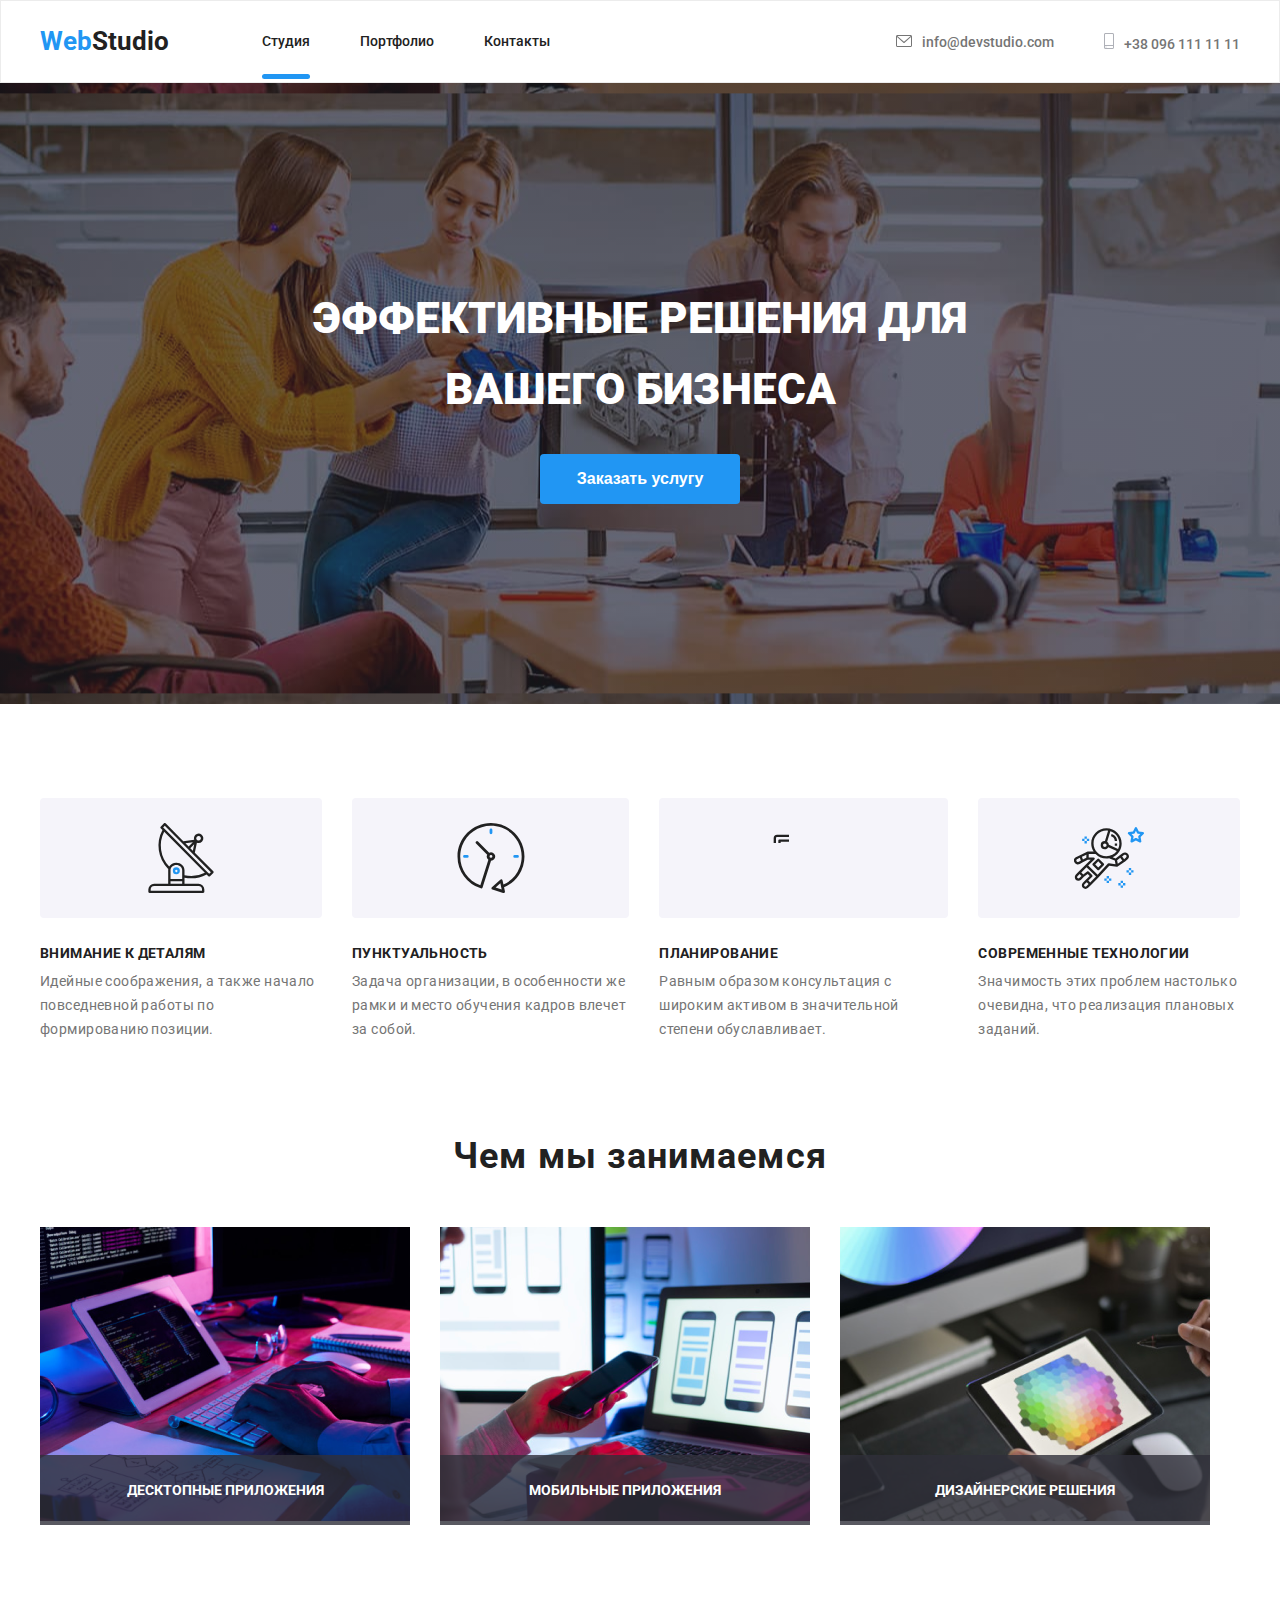
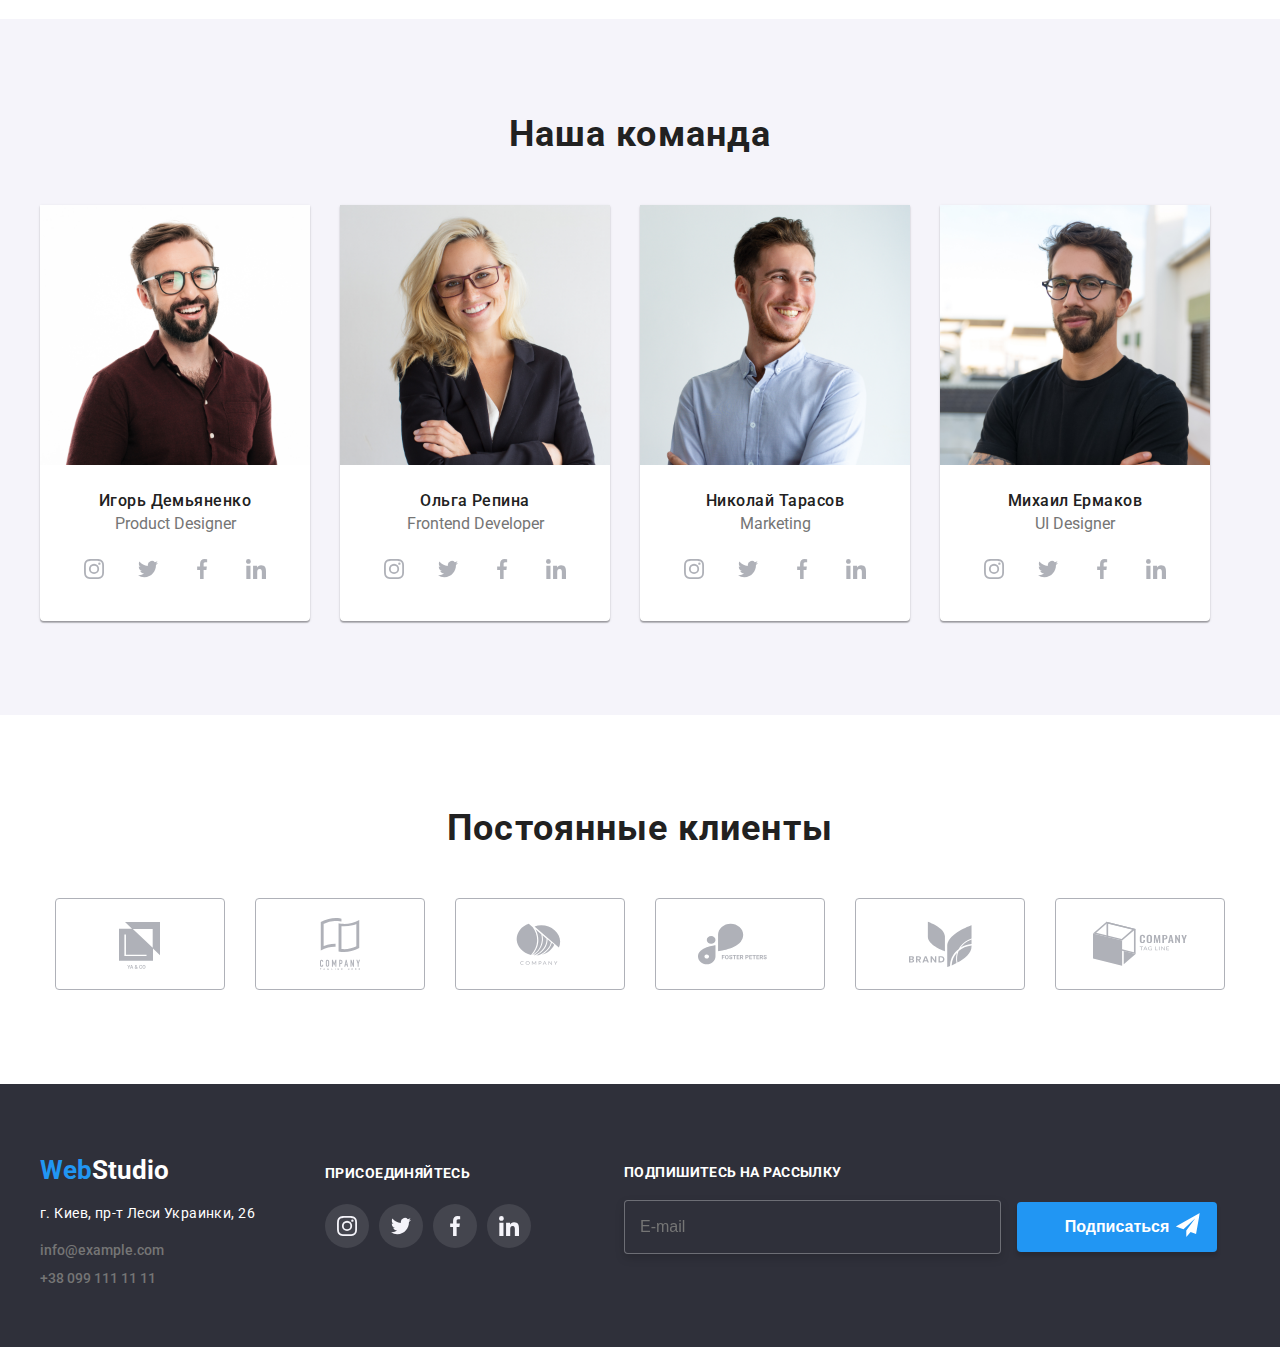
<file: index.html>
<!DOCTYPE html>
<html lang="en">

<head>
   <meta charset="UTF-8">
   <meta http-equiv="X-UA-Compatible" content="IE=edge">
   <meta name="viewport" content="width=device-width, initial-scale=1.0">
   <title>Document</title>
   <link rel="preconnect" href="https://fonts.googleapis.com">
   <link rel="preconnect" href="https://fonts.gstatic.com" crossorigin>
   <link href="https://fonts.googleapis.com/css2?family=Raleway:wght@700&family=Roboto:wght@400;500;700;900&display=swap"
      rel="stylesheet">
   <link rel="stylesheet" href="./css/styles.css">
</head>

<body>
   <header class="hdr">
   <div class="container auth-nav">
      <nav class="menu-nav ">
         <a class="logo" href="./index.html"><span class="logo-decoration">Web</span>Studio</a>
         <ul class="side-nav">
            <li class="item">
               <a class="link current" href="./index.html">Студия</a>
            </li>
            <li class="item">
               <a class="link" href="./portfolio.html">Портфолио</a>
            </li>
            <li class="item">
               <a class="link" href="">Контакты</a>
            </li>
         </ul>
      </nav>
      <ul class="contact-hat">
            <li class="item">
               <a class="link link-envelope" href="mailto:info@devstudio.com">
                  <svg class="icon-envelope">
                     <use href="./images/icons.svg#envelope"></use>
                  </svg>info@devstudio.com
               </a>
            </li>
            <li class="item">
               <a class="link link-smartphone" href="tel:+380961111111">
                  <svg class="icon-smartphone">
                     <use href="./images/icons.svg#smartphone"></use>
                  </svg>+38 096 111 11 11
               </a>
            </li>
      </ul>
   </div>
   </header>
   <main>
   <section class="hero">  
      <div class="container">
         <h1 class="hero-title">Эффективные решения для вашего бизнеса</h1>
         <ul class="hero-button">
            <li>
               <button class="order-button" type="button" data-modal-open>Заказать услугу</button>
            </li>
         </ul>
      </div>
   </section>
   <section class="section">
      <div class="container">
         <h2 hidden>Особенности</h2>
         <ul class="list">
            <li class="list-item">
               <div class="icon-vis">
                  <svg class="icons-form">
                     <use href="./images/icons.svg#antenna"></use>
                  </svg>
               </div>
               <h3 class="list-title">Внимание к деталям</h3>
               <p class="removal-title">Идейные соображения, а также начало повседневной работы по формированию позиции.</p>
            </li>
            <li class="list-item">
               <div class="icon-vis">
                  <svg class="icons-form">
                     <use href="./images/icons.svg#clock"></use>
                  </svg>
               </div>
               <h3 class="list-title">Пунктуальность</h3>
               <p class="removal-title">Задача организации, в особенности же рамки и место обучения кадров влечет за собой.</p>
            </li>
            <li class="list-item">
               <div class="icon-vis">
                  <svg class="icons-form">
                     <use href="./images/icons.svg#diagram"></use>
                  </svg>
               </div>
               <h3 class="list-title">Планирование</h3>
               <p class="removal-title">Равным образом консультация с широким активом в значительной степени обуславливает.</p>
            </li>
            <li class="list-item">
               <div class="icon-vis">
                  <svg class="icons-form">
                     <use href="./images/icons.svg#astronaut"></use>
                  </svg>
               </div>
               <h3 class="list-title">Современные технологии</h3>
               <p class="removal-title">Значимость этих проблем настолько очевидна, что реализация плановых заданий.</p>
            </li>
         </ul>
      </div>
   </section>
   <section class="img-section">
      <div class="container">
         <h2 class="acquaintance-title">Чем мы занимаемся</h2>
         <ul class="list-acquaintance">
            <li class="acquaintance-item">
               <div class="job-overline">
                     <img src=" ./images/icon.png" alt="Рабочий процесс">
                     <div class="job-text">
                        <p>Десктопные приложения</p>
                     </div>
               </div>
            </li>
            <li class="acquaintance-item">
               <div class="job-overline">
                  <img src=" ./images/icon2.png" alt="Рабочий процесс">
                  <div class="job-text">
                     <p>Мобильные приложения</p>
                  </div>
               </div>
            </li>
            <li class="acquaintance-item">
               <div class="job-overline">
                  <img src=" ./images/icon3.png" alt="Рабочий процесс">
                  <div class="job-text">
                     <p>Дизайнерские решения</p>
                  </div>
               </div>
            </li>
         </ul>
      </div>
   </section>
   <section class="comand">
      <div class="container">
         <h2 class="comand-title">Наша команда</h2>
         <ul class="list-comand">
            <li class="comand-item">
                  <a class="link-comand" href="">
                     <img src="./images/card1.png" alt="Фото" width="270">
                  </a>
                  <div class="name-speciality">
                     <h3 class="name">Игорь Демьяненко</h3>
                     <p class="speciality" lang="en">Product Designer</p>
                     <div class="social">
                        <ul class="social-list">
                           <li class="social-item">
                              <a class="speciality-link" href="">
                                 <svg width="20px" height="20px" class="icon-social comand-social">
                                    <use href="./images/icons.svg#instagram"></use>
                                 </svg>
                              </a>
                           </li>
                           <li class="social-item">
                              <a class="speciality-link" href="">
                                 <svg width="20px" height="20px" class="icon-social comand-social">
                                    <use href="./images/icons.svg#twitter"></use>
                                 </svg>
                              </a>
                           </li>
                           <li class="social-item">
                              <a class="speciality-link" href="">
                                 <svg width="20px" height="20px" class="icon-social comand-social">
                                    <use href="./images/icons.svg#facebook"></use>
                                 </svg>
                              </a>
                           </li>
                           <li class="social-item">
                              <a class="speciality-link" href="">
                                 <svg width="20px" height="20px" class="icon-social comand-social">
                                    <use href="./images/icons.svg#linkedin"></use>
                                 </svg>
                              </a>
                           </li>
                        </ul>
                     </div>
                  </div>
            </li>
            <li class="comand-item">
               <a class="link-comand" href="">
                  <img src="./images/card2.png" alt="Фото" width="270">
               </a>
                  <div class="name-speciality">
                     <h3 class="name">Ольга Репина</h3>
                     <p class="speciality" lang="en">Frontend Developer</p>
                     <div class="social">
                     <ul class="social-list">
                        <li class="social-item">
                           <a class="speciality-link" href="">
                              <svg width="20px" height="20px" class="icon-social comand-social">
                                 <use href="./images/icons.svg#instagram"></use>
                              </svg>
                           </a>
                        </li>
                        <li class="social-item">
                           <a class="speciality-link" href="">
                              <svg width="20px" height="20px" class="icon-social comand-social">
                                 <use href="./images/icons.svg#twitter"></use>
                              </svg>
                           </a>
                        </li>
                        <li class="social-item">
                           <a class="speciality-link" href="">
                              <svg width="20px" height="20px" class="icon-social comand-social">
                                 <use href="./images/icons.svg#facebook"></use>
                              </svg>
                           </a>
                        </li>
                        <li class="social-item">
                           <a class="speciality-link" href="">
                              <svg width="20px" height="20px" class="icon-social comand-social">
                                 <use href="./images/icons.svg#linkedin"></use>
                              </svg>
                           </a>
                        </li>
                     </ul>
                  </div>
               </div>
            </li>
            <li class="comand-item">
                  <a class="link-comand" href="">
                     <img src="./images/card3.png" alt="Фото" width="270">
                  </a>
                  <div class="name-speciality">
                  <h3 class="name">Николай Тарасов</h3>
                  <p class="speciality" lang="en">Marketing</p>
                  <div class="social">
                     <ul class="social-list">
                        <li class="social-item">
                           <a class="speciality-link" href="">
                              <svg width="20px" height="20px" class="icon-social comand-social">
                                 <use href="./images/icons.svg#instagram"></use>
                              </svg>
                           </a>
                        </li>
                        <li class="social-item">
                           <a class="speciality-link" href="">
                              <svg width="20px" height="20px" class="icon-social comand-social">
                                 <use href="./images/icons.svg#twitter"></use>
                              </svg>
                           </a>
                        </li>
                        <li class="social-item">
                           <a class="speciality-link" href="">
                              <svg width="20px" height="20px" class="icon-social comand-social">
                                 <use href="./images/icons.svg#facebook"></use>
                              </svg>
                           </a>
                        </li>
                        <li class="social-item">
                           <a class="speciality-link" href="">
                              <svg width="20px" height="20px" class="icon-social comand-social">
                                 <use href="./images/icons.svg#linkedin"></use>
                              </svg>
                           </a>
                        </li>
                     </ul>
                  </div>
               </div>
            </li>
            <li class="comand-item">
               <a class="link-comand" href="">
                  <img src="./images/card4.png" alt="Фото" width="270">
               </a>
               <div class="name-speciality">
                  <h3 class="name">Михаил Ермаков</h3>
                  <p class="speciality" lang="en">UI Designer</p>
                  <div class="social">
                     <ul class="social-list">
                        <li class="social-item">
                           <a class="speciality-link" href="">
                              <svg width="20px" height="20px" class="icon-social comand-social">
                                 <use href="./images/icons.svg#instagram"></use>
                              </svg>
                           </a>
                        </li>
                        <li class="social-item">
                           <a class="speciality-link" href="">
                              <svg width="20px" height="20px" class="icon-social comand-social">
                                 <use href="./images/icons.svg#twitter"></use>
                              </svg>
                           </a>
                        </li>
                        <li class="social-item">
                           <a class="speciality-link" href="">
                              <svg width="20px" height="20px" class="icon-social comand-social">
                                 <use href="./images/icons.svg#facebook"></use>
                              </svg>
                           </a>
                        </li>
                        <li class="social-item">
                           <a class="speciality-link" href="">
                              <svg width="20px" height="20px" class="icon-social comand-social">
                                 <use href="./images/icons.svg#linkedin"></use>
                              </svg>
                           </a>
                        </li>
                     </ul>
                  </div>
               </div>
            </li>
         </ul>
      </div>
   </section>
   <section class="clients-section">
      <div class="container">
         <h1 class="clients-title">Постоянные клиенты</h1>
         <ul class="clients-list">
            <li class="clients-item">
               <a class="clients-icon" href="" >
                  <svg class="icon-svg">
                     <use href="./images/icons.svg#yaco"></use>
                  </svg>
               </a>
            </li>
            <li class="clients-item">
               <a class="clients-icon" href="">
                  <svg class="icon-svg">
                     <use href="./images/icons.svg#company"></use>
                  </svg>
               </a>
            </li>
            <li class="clients-item">
               <a class="clients-icon" href="">
                  <svg class="icon-svg">
                     <use href="./images/icons.svg#comp"></use>
                  </svg>
               </a>
            </li>
            <li class="clients-item">
               <a class="clients-icon" href="">
                  <svg class="icon-svg">
                     <use href="./images/icons.svg#foster-peters"></use>
                  </svg>
               </a>
            </li>
            <li class="clients-item">
               <a class="clients-icon" href="">
                  <svg class="icon-svg">
                     <use href="./images/icons.svg#brand"></use>
                  </svg>
               </a>
            </li>
            <li class="clients-item">
               <a class="clients-icon" href="">
                  <svg class="icon-svg">
                     <use href="./images/icons.svg#tag-line"></use>
                  </svg>
               </a>
            </li>
         </ul>
      </div>
   </section>
   </main>
   <footer class="foot">
      <div class="container cont-social">
            <div class="cont-soc">
               <a class="logo-footend" href="/index.html"><span class="logo-decoration">Web</span>Studio</a>
               <address>
                  <ul class="contact">
                     <li>
                        <p class="location">г. Киев, пр-т Леси Украинки, 26</p>
                     </li>
                     <li class="contact-item">
                        <a class="link-contact" href="mailto:info@example.com">info@example.com</a>
                     </li>
                     <li class="contact-item">
                        <a class="link-contact" href="tel:+380961111111">+38 099 111 11 11</a>
                     </li>
                  </ul>
               </address>
            </div>
            <div class="join-social">
               <h2 class="join-title">присоединяйтесь</h2>
               <ul class="join">
                  <li class="join-item">
                     <a class="join-link" href="">
                        <svg width="20px" height="20px" class="join-svg">
                           <use href="./images/icons.svg#instagram"></use>
                        </svg>
                     </a>
                  </li>
                  <li class="join-item">
                     <a class="join-link" href="">
                        <svg width="20px" height="20px" class="join-svg">
                           <use href="./images/icons.svg#twitter"></use>
                        </svg>
                     </a>
                  </li>
                  <li class="join-item">
                     <a class="join-link" href="">
                        <svg width="20px" height="20px" class="join-svg">
                           <use href="./images/icons.svg#facebook"></use>
                        </svg>
                     </a>
                  </li>
                  <li class="join-item">
                     <a class="join-link" href="">
                        <svg width="20px" height="20px" class="join-svg">
                           <use href="./images/icons.svg#linkedin"></use>
                        </svg>
                     </a>
                  </li>
               </ul>
            </div>
            <form class="input-footer">
               <p class="input-title">Подпишитесь на рассылку</p>
               <input type="email" name="mail" id="email" class="mail-input" placeholder="E-mail">
               <button class="input-btn" type="submit">Подписаться
                  <svg class="telegram" width="24px" height="24px">
                     <use href="./images/icons.svg#telegram"></use>
                  </svg>
               </button>
            </form>
      </div>
   </footer>

   <div class="backdrop is-hidden" data-modal>
      <div class="modal">
         <button class="button-modal" type="button" data-modal-close>
            <svg class="btn-x" width="18px" height="18px">
               <use href="./images/icons.svg#btn-x"></use>
            </svg>
         </button>

         <form>
            <div class="modal-input">
               <p class="modal-title">Оставьте свои данные, мы вам перезвоним</p>

               <div class="name-input">
               <label for="name">Имя</label>
               <input class="string-input" type="text" name="name" id="name">
               <span class="icon-vizual">
                  <svg width="18px" height="18px">
                     <use href="./images/icons.svg#name"></use>
                  </svg>
               </span>
               </div>

               <div class="name-input">
               <label for="tel">Телефон</label>
               <input class="string-input" type="tel" name="tel" id="tel">
               <span class="icon-vizual">
                  <svg width="18px" height="18px">
                     <use href="./images/icons.svg#tel"></use>
                  </svg>
               </span>
               </div>

               <div class="name-input">
               <label for="mail">Почта</label>
               <input class="string-input" type="email" name="mail" id="mail">
               <span class="icon-vizual">
                  <svg width="18px" height="18px">
                     <use href="./images/icons.svg#name"></use>
                  </svg>
               </span>
               </div>

               <div class="comments-text">
               <label for="comments">Коментарий</label>
               <textarea class="comments" name="comments" id="comments" placeholder="Введите текст"></textarea>
               </div>

               <div class="mark">
                  <label class="click-modal" for="click">
                     <input class="checkbox" type="checkbox" name="click" value="click" id="click">
                     <span class="checkbox-icon"></span>
                     Соглашаюсь с рассылкой и принимаю <a class="mark-link">Условия договора</a>
                  </label>
               </div>

               <div class="btn">
                  <button class="btn-modal" type="submit">Отправить</button>
               </div>
            </div>
         </form>
      </div>
   </div>

   <script src="./js/modal.js"></script>
</body>
</html>
</file>
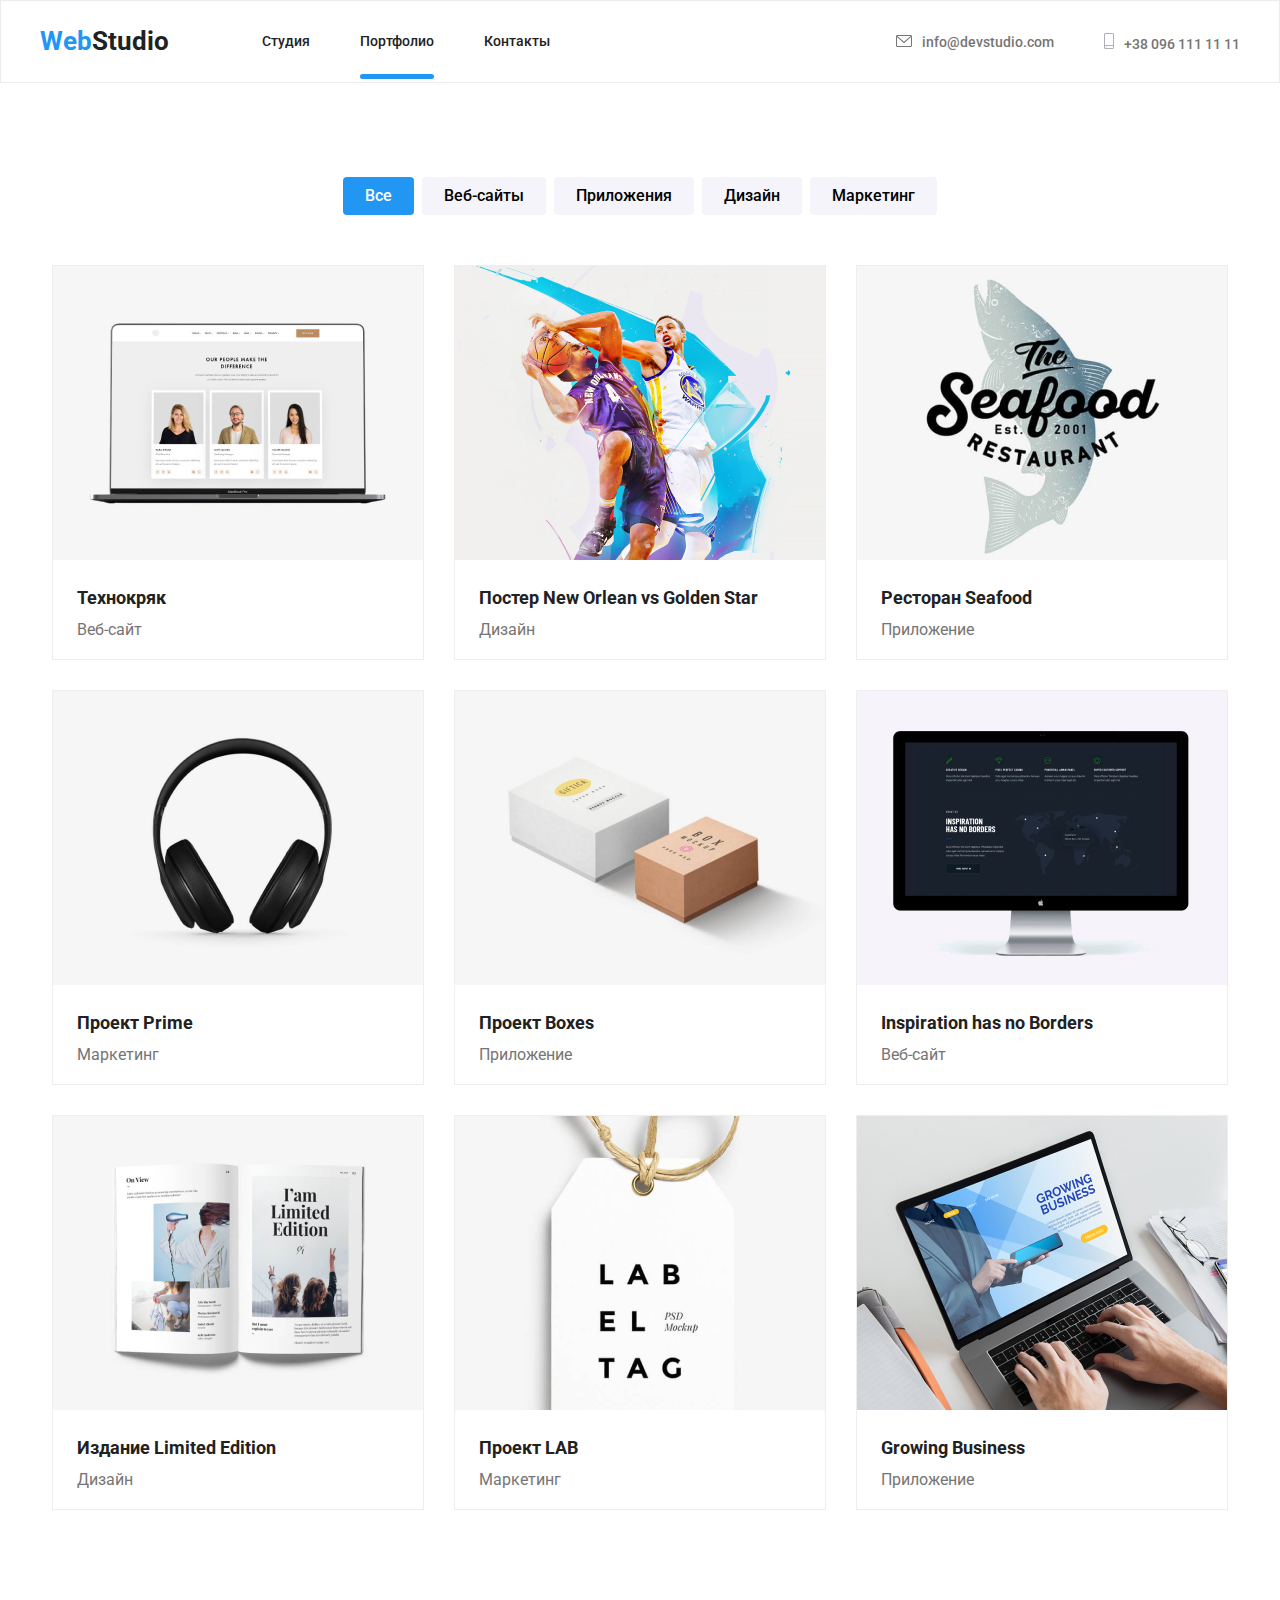
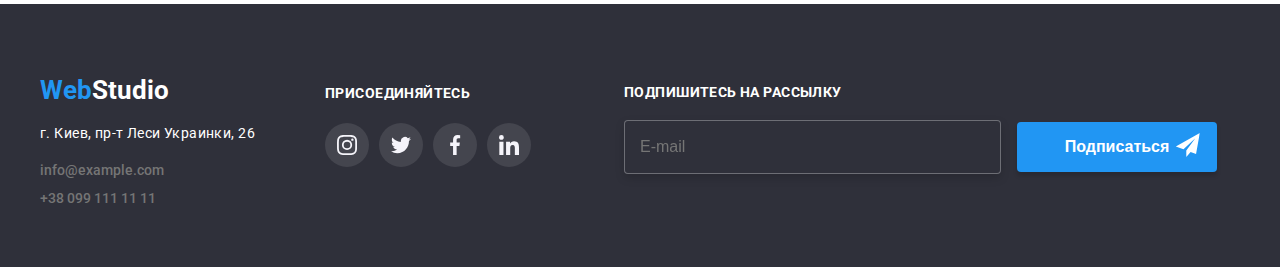
<file: portfolio.html>
<!DOCTYPE html>
<html lang="en">
<head>
   <meta charset="UTF-8">
   <meta http-equiv="X-UA-Compatible" content="IE=edge">
   <meta name="viewport" content="width=device-width, initial-scale=1.0">
   <title>Document</title>
   <link rel="preconnect" href="https://fonts.googleapis.com">
   <link rel="preconnect" href="https://fonts.gstatic.com" crossorigin>
   <link href="https://fonts.googleapis.com/css2?family=Raleway:wght@700&family=Roboto:wght@400;500;700;900&display=swap"
      rel="stylesheet">
   <link rel="stylesheet" href="./css/styles.css">
</head>

<body>
   <header class="hdr">
      <div class="container auth-nav">
         <nav class="menu-nav ">
            <a class="logo" href="./index.html"><span class="logo-decoration">Web</span>Studio</a>
            <ul class="side-nav">
               <li class="item">
                  <a class="link" href="./index.html">Студия</a>
               </li>
               <li class="item">
                  <a class="link current" href="./portfolio.html">Портфолио</a>
               </li>
               <li class="item">
                  <a class="link" href="">Контакты</a>
               </li>
            </ul>
         </nav>
         <ul class="contact-hat">
            <li class="item">
               <a class="link link-envelope" href="mailto:info@devstudio.com">
                  <svg class="icon-envelope">
                     <use href="./images/icons.svg#envelope"></use>
                  </svg>info@devstudio.com
               </a>
            </li>
            <li class="item">
               <a class="link link-smartphone" href="tel:+380961111111">
                  <svg class="icon-smartphone">
                     <use href="./images/icons.svg#smartphone"></use>
                  </svg>+38 096 111 11 11
               </a>
            </li>
         </ul>
      </div>
   </header>
   <main>
   <section class="portfolio">
      <div class="container">
         <h1 hidden>Портфолио</h1>
         <ul class="filter">
               <li class="filter-item">
                  <button class="filter-button activ" type="button">Все</button>
               </li>
               <li class="filter-item">
                  <button class="filter-button" type="button">Веб-сайты</button>
               </li>
               <li class="filter-item">
                  <button class="filter-button" type="button">Приложения</button>
               </li>
               <li class="filter-item">
                  <button class="filter-button" type="button">Дизайн</button>
               </li>
                     <li class="filter-item">
                  <button class="filter-button" type="button">Маркетинг</button>
               </li>
         </ul>
         <ul class="list-project">
            <li class="project-item">
               <div class="item-list">
                  <div class="over">
                     <p class="up-text">Ресурс предлагает комплексные предложения с разным уровнем функционала и сервисов. Все это позволит
                     посетителю получить
                     исчерпывающие сведения о компании или частном лице.</p>
                     </div>
                  <a class="link-project" href="">
                     <img src="./images/project1.jpg" alt="ноутбук" width="370">
                  </a>
                  </div>
                  <div class="title-paragraph">
                     <h2 class="title">Технокряк</h2>
                     <p class="paragraph">Веб-сайт</p>
                  </div>
            </li>
            <li class="project-item">
               <div class="item-list">
                  <div class="over">
                     <p class="up-text">Ресурс предлагает комплексные предложения с разным уровнем функционала и сервисов. Все это
                        позволит
                        посетителю получить
                        исчерпывающие сведения о компании или частном лице.</p>
                  </div>
               <a class="link-project" href="">
                  <img src="./images/project2.jpg" alt="баскетболисты" width="370">
               </a>
               </div>
               <div class="title-paragraph">
                  <h2 class="title">Постер New Orlean vs Golden Star</h2>
                  <p class="paragraph">Дизайн</p>
               </div>
            </li>
            <li class="project-item">
               <div class="item-list">
                  <div class="over">
                     <p class="up-text">Ресурс предлагает комплексные предложения с разным уровнем функционала и сервисов. Все это
                        позволит
                        посетителю получить
                        исчерпывающие сведения о компании или частном лице.</p>
                  </div>
               <a class="link-project" href="">
                  <img src="./images/project3.jpg" alt="логотип" width="370">
               </a>
               </div>
               <div class="title-paragraph">
                  <h2 class="title">Ресторан Seafood</h2>
                  <p class="paragraph">Приложение</p>
               </div>
            </li>
            <li class="project-item">
               <div class="item-list">
                  <div class="over">
                     <p class="up-text">Ресурс предлагает комплексные предложения с разным уровнем функционала и сервисов. Все это
                        позволит
                        посетителю получить
                        исчерпывающие сведения о компании или частном лице.</p>
                  </div>
               <a class="link-project" href="">
                  <img src="./images/project4.jpg" alt="наушники" width="370">
               </a>
               </div>
               <div class="title-paragraph">
                  <h2 class="title">Проект Prime</h2>
                  <p class="paragraph">Маркетинг</p>
               </div>
            </li>
            <li class="project-item">
               <div class="item-list">
                  <div class="over">
                     <p class="up-text">Ресурс предлагает комплексные предложения с разным уровнем функционала и сервисов. Все это
                        позволит
                        посетителю получить
                        исчерпывающие сведения о компании или частном лице.</p>
                  </div>
               <a class="link-project" href="">
                  <img src="./images/project5.jpg" alt="боксы" width="370">
               </a>
               </div>
               <div class="title-paragraph">
                  <h2 class="title">Проект Boxes</h2>
                  <p class="paragraph">Приложение</p>
               </div>
            </li>
            <li class="project-item">
               <div class="item-list">
                  <div class="over">
                     <p class="up-text">Ресурс предлагает комплексные предложения с разным уровнем функционала и сервисов. Все это
                        позволит
                        посетителю получить
                        исчерпывающие сведения о компании или частном лице.</p>
                  </div>
               <a class="link-project" href="">
                  <img src="./images/project6.jpg" alt="монитор" width="370">
               </a>
               </div>
               <div class="title-paragraph">
                  <h2 class="title">Inspiration has no Borders</h2>
                  <p class="paragraph">Веб-сайт</p>
               </div>
            </li>
            <li class="project-item">
               <div class="item-list">
                  <div class="over">
                     <p class="up-text">Ресурс предлагает комплексные предложения с разным уровнем функционала и сервисов. Все это
                        позволит
                        посетителю получить
                        исчерпывающие сведения о компании или частном лице.</p>
                  </div>
               <a class="link-project" href="">
                  <img src="./images/project7.jpg" alt="журнал" width="370">
               </a>
               </div>
               <div class="title-paragraph">
                  <h2 class="title">Издание Limited Edition</h2>
                  <p class="paragraph">Дизайн</p>
               </div>
            </li>
            <li class="project-item">
               <div class="item-list">
                  <div class="over">
                     <p class="up-text">Ресурс предлагает комплексные предложения с разным уровнем функционала и сервисов. Все это
                        позволит
                        посетителю получить
                        исчерпывающие сведения о компании или частном лице.</p>
                  </div>
               <a class="link-project" href="">
                  <img src="./images/project8.jpg" alt="название проэкта" width="370">
               </a>
               </div>
               <div class="title-paragraph">
                  <h2 class="title">Проект LAB</h2>
                  <p class="paragraph">Маркетинг</p>
               </div>
            </li>
            <li class="project-item">
               <div class="item-list">
                  <div class="over">
                     <p class="up-text">Ресурс предлагает комплексные предложения с разным уровнем функционала и сервисов. Все это
                        позволит
                        посетителю получить
                        исчерпывающие сведения о компании или частном лице.</p>
                  </div>
               <a class="link-project" href="">
                  <img src="./images/project9.jpg" alt="рабочий процесс" width="370">
               </a>
               </div>
               <div class="title-paragraph">
                  <h2 class="title">Growing Business</h2>
                  <p class="paragraph">Приложение</p>
               </div>
            </li>
         </ul>
      </div>
   </section>
   </main>
   <footer class="foot">
<div class="container cont-social">
   <div class="cont-soc">
      <a class="logo-footend" href="/index.html"><span class="logo-decoration">Web</span>Studio</a>
      <address>
         <ul class="contact">
            <li>
               <p class="location">г. Киев, пр-т Леси Украинки, 26</p>
            </li>
            <li class="contact-item">
               <a class="link-contact" href="mailto:info@example.com">info@example.com</a>
            </li>
            <li class="contact-item">
               <a class="link-contact" href="tel:+380961111111">+38 099 111 11 11</a>
            </li>
         </ul>
      </address>
   </div>
   <div class="join-social">
      <h2 class="join-title">присоединяйтесь</h2>
      <ul class="join">
         <li class="join-item">
            <a class="join-link" href="">
               <svg width="20px" height="20px" class="join-svg">
                  <use href="./images/icons.svg#instagram"></use>
               </svg>
            </a>
         </li>
         <li class="join-item">
            <a class="join-link" href="">
               <svg width="20px" height="20px" class="join-svg">
                  <use href="./images/icons.svg#twitter"></use>
               </svg>
            </a>
         </li>
         <li class="join-item">
            <a class="join-link" href="">
               <svg width="20px" height="20px" class="join-svg">
                  <use href="./images/icons.svg#facebook"></use>
               </svg>
            </a>
         </li>
         <li class="join-item">
            <a class="join-link" href="">
               <svg width="20px" height="20px" class="join-svg">
                  <use href="./images/icons.svg#linkedin"></use>
               </svg>
            </a>
         </li>
      </ul>
   </div>
   <div class="input-footer">
      <p class="input-title">Подпишитесь на рассылку</p>
      <input type="email" name="mail" id="mail" class="mail-input" placeholder="E-mail">
      <button class="input-btn" type="button">Подписаться
         <svg class="telegram" width="24px" height="24px">
            <use href="./images/icons.svg#telegram"></use>
         </svg>
      </button>
   </div>
</div>
   </footer>
</body>
</html>
</file>
<file: css/styles.css>
/*!Обнуление*/
* {
   margin: 0;
}

ul,li {
   padding: 0;
   margin: 0;
   list-style: none;
}

p {
   margin: 0;
   padding: 0;
}

h1,
h2,
h3,
h4,
h5,
h6 {
   font-size: inherit;
   font-weight: 400;
   list-style: none;
}

/**--------------------*/

:root {
--primary-text-color: #212121;
--paragraph-text-color: #757575;
--title-text-color:#212121;
--accent-text-color: #2196F3;
--accentbutton-text-color: #FFFFFF;
--contact-text-color: #757575;
--primary-white-color: #FFFFFF;
--button-white-color: #F5F4FA;
--bg-fon-color:#2F303A;
--comand-bg-color:#F5F4FA;
--icon-bg-color:#AFB1B8;
--icon-blue-color:#188CE8;
}

body {
   font-family: 'Roboto', sans-serif;
   color: var(--primary-text-color);
}

.container {
   width: 1200px;
   padding-left: 15px;
   padding-right: 15px;
   margin: 0 auto;
}

/*!---HEADER*/

.hdr {
   display: flex;
   align-items: center;
   border: 1px solid #ECECEC;
}

.logo-footend {
   font-family: 'Raleway' sans-serif;
   font-weight: 700;
   font-size: 26px;
   line-height: 2;

   color: var(--primary-white-color);
   align-items: center;
   text-decoration: none;
   padding-bottom: 20px;
}

.logo {
   font-family: 'Raleway' sans-serif;
   font-weight: 700;
   font-size: 26px;
   line-height: 0.8;

   color: var(--primary-text-color);
   align-items: center;
   text-decoration: none;
}

.logo-decoration {
   color: var(--accent-text-color);
}

/*!---NAV*/

.side-nav .link:hover,
.side-nav .link:focus {
   color: var(--accent-text-color);
}

.current:visited {
   color: var(--accent-text-color);
}

.current::after {
   content: "";
   position: absolute;
   left: 0;
   bottom: 0;
   display: block;
   width: 100%;
   height: 5px;
   border-radius: 4px;
   background-color: #2196F3;
}

.side-nav {
   list-style: none;
}

.link-contact:hover {
   color: var(--accent-text-color);
}

.link {
   position: relative;
   font-weight: 500;
   font-size: 14px;
   line-height: 0.8;
   padding: 32px 0;
   display: block;
   color: var(--primary-text-color);
   text-decoration: none;

   transition-property: color;
   transition-duration: 250ms;
   transition-timing-function: cubic-bezier(0.4, 0, 0.2, 1);
}

.link-contact {
   font-weight: 500;
   font-size: 14px;
   line-height: 0.8;
   
   color: var(--contact-text-color);
   text-decoration: none;

   transition-property: color;
   transition-duration: 250ms;
   transition-timing-function: cubic-bezier(0.4, 0, 0.2, 1);
}

.menu-nav {
   display: flex;
   align-items: center;
}

.side-nav {
   display: flex;
   margin-left: 93px;

}

.auth-nav {
   display: flex;
}

.side-nav .item + .item {
   margin-left: 50px;
}

/*!---Контакты*/

.contact .link:hover,
.contact .link:focus {
   color: var(--accent-text-color);
}

.contact-hat .link:hover,
.contact-hat .link:focus {
   color: var(--accent-text-color);
}

.contact-hat {
   display: flex;
   align-items: center;
   margin-left: auto;
   color: var(--contact-text-color);

   transition-property: color;
   transition-duration: 250ms;
   transition-timing-function: cubic-bezier(0.4, 0, 0.2, 1);
}

.contact-hat .item+.item {
   margin-left: 50px;
}

.contact-hat .link {  
   font-weight: 500;
   font-size: 14px;
   line-height: 0.8;
   color: var(--contact-text-color);
   list-style: none;
}

.cont-social {
   display: flex;
}

.icon-envelope {
   width: 16px;
   height: 12px;
   padding-right: 10px;
   fill: var(--contact-text-color);

   transition-property: fill;
   transition-duration: 250ms;
   transition-timing-function: cubic-bezier(0.4, 0, 0.2, 1);
}

.link:hover .icon-envelope {
   fill: #2196F3;
}

.icon-smartphone {
   width: 10px;
   height: 16px;
   padding-right: 10px;
   fill: var(--icon-bg-color);

   transition-property: fill;
   transition-duration: 250ms;
   transition-timing-function: cubic-bezier(0.4, 0, 0.2, 1);
}

.link:hover .icon-smartphone {
   fill: #2196F3;
}

/*!---FOOT*/

.foot {
   background: #2F303A;
   padding: 60px 0;
}

.join-social {
   width: 206px;
   padding-left: 70px;
}

.join-title {
   font-weight: 700;
   font-size: 14px;
   padding-top: 20px;
   padding-bottom: 20px;
   line-height: 1.4;
   letter-spacing: 0.03em;
   text-transform: uppercase;
   color: var(--primary-white-color);
}

.join {
   display: flex;
   width: 44px;
   height: 44px;
}

.join-item {
   display: flex;
   justify-content: center;
   width: 44px;
   height: 44px;
   border-radius: 50%;
   background: rgba(255, 255, 255, 0.1);

   transition-property: background-color;
   transition-duration: 250ms;
   transition-timing-function: cubic-bezier(0.4, 0, 0.2, 1);
}

.join-link {
   display: flex;
   justify-content: center;
   align-items: center;
   width: 44px;
   height: 44px;
   fill: var(--comand-bg-color);
}

.join-item:hover {
   border-radius: 50%;
   background-color: var(--accent-text-color);
}

.join .join-item + .join-item {
   margin-left: 10px;
}

.contact {
   font-style: normal;
}

.contact-item {
   align-items: center;
   padding-top: 9px;
}

.contact .link {
   font-weight: 500;
   font-size: 14px;
   line-height: 0.8;
   color: var(--contact-text-color);
}

.location {
   font-weight: 400;
   font-size: 14px;
   line-height: 2.5;
   letter-spacing: 0.03em;
   color: var(--primary-white-color);
}

/*!---INPUT-FOOTER*/

.input-footer {
   margin-left: 93px;
}

.input-title {
   color: #FFFFFF;
   text-transform: uppercase;
   padding-top: 20px ;
   padding-bottom: 20px;

   font-weight: 700;
   font-size: 14px;
   line-height: 16px;
   letter-spacing: 0.03em;
}

.mail-input {
   width: 358px;
   height: 50px;
   padding-left: 15px;

   font-weight: 400;
   font-size: 16px;
   line-height: 20px;
   color: rgba(255, 255, 255, 0.6);;

   background-color: #2F303A;

   border: 1px solid rgba(255, 255, 255, 0.3);
   filter: drop-shadow(0px 4px 4px rgba(0, 0, 0, 0.15));
   border-radius: 4px;
   outline: none;

   transition-property: border;
   transition-duration: 250ms;
   transition-timing-function: cubic-bezier(0.4, 0, 0.2, 1);
}

.mail-input:hover,
.mail-input:focus {
   border-color: #2196F3;
}

.input-btn {
   margin: 0;
   padding: 0;
   position: relative;
   width: 200px;
   height: 50px;
   
   font-weight: 700;
   font-size: 16px;
   line-height: 30px;
   color: #FFFFFF;

   margin-left: 12px;
   cursor: pointer;
   background-color: #2196F3;
   
   box-shadow: 0px 4px 4px rgba(0, 0, 0, 0.15);
   border-radius: 4px;
   border: none;

   transition-property: background-color;
   transition-duration: 250ms;
   transition-timing-function: cubic-bezier(0.4, 0, 0.2, 1);
}

.input-btn:hover {
   background-color: #188CE8;
   transform: background-color 250ms cubic-bezier(0.4, 0, 0.2, 1);
}

.telegram {
   position: absolute;
   right: 5%;
   bottom: 30%;
   transform: translate(-30%);
}


/**Главная страница (студия)*/
/*!---1 секция*/
/*!---HERO*/

.hero {
   max-width: 1600px;
   margin: auto;
   background-position: center;
   padding: 200px 0;
   background-image: linear-gradient(
      to right,
      rgba(47, 48, 58, 0.4),
      rgba(47, 48, 58, 0.4)),
      url(../images/hero-bg.jpg);
}

.hero-title {
   max-width: 696px;
   margin: 0 auto;
   margin-bottom: 30px;

   font-weight: 900;
   font-size: 44px;
   line-height: 1.6;
   text-align: center;
   text-transform: uppercase;
   color: var(--primary-white-color);
}

/*!---МОДАЛКА*/

.backdrop {
   position: fixed;
   top: 0;
   left: 0;
   width: 100%;
   height: 100%;
   background-color:rgba(0, 0, 0, 0.2);

   opacity: 1;
   transition: opacity 250ms cubic-bezier(0.4, 0, 0.2, 1);
}

.backdrop.is-hidden {
   opacity: 0;
   pointer-events: none;
}

.backdrop.is-hidden .modal {
   transform: translate(-50%, -50%) scale(0.5);
}

.modal {
   position: absolute;
   top: 50%;
   left: 50%;
   
   width: 528px;
   height: 581px;

   border-radius: 4px;
   background-color: #FFFFFF;
   transform: translate(-50%, -50%) scale(1);
   transition: transform 250ms cubic-bezier(0.4, 0, 0.2, 1);
}

.button-modal {
   position: absolute;
   top: 0;
   right: 0;

   margin: 8px;
   width: 30px;
   height: 30px;
   
   background-color: #FFFFFF;
   cursor: pointer;
   fill: #2F303A;
   border: 1px solid rgba(0, 0, 0, 0.1);;
   border-radius: 50%;

   transition-property: border, fill;
   transition-duration: 250ms;
   transition-timing-function: cubic-bezier(0.4, 0, 0.2, 1);
}

.btn-x {
   position: absolute;
   top: 8px;
   left: 8px;
}

.button-modal:hover {
   fill: #2196F3;
   border-color: #2196F3;
}

.modal-input {
   display: flex;
   flex-direction: column;
   padding: 30px;

}

.modal-title  {
   font-weight: 700;
   font-size: 20px;
   line-height: 1;
   text-align: center;
   letter-spacing: 0.03em;
   color: #212121;
   margin-bottom: 12px;
}

.modal-input {

   font-weight: 400;
   font-size: 12px;
   line-height: 1;
   margin-bottom: 4px;
   
   letter-spacing: 0.01em;
   
   color: #757575;
}

.name-input label {
   margin-bottom: 4px;
}

.name-input {
   display: flex;
   flex-direction: column;
}

.icon-vizual {
   position: absolute;
   left: 10%;
   transform: translate(-10%, 33px);
   width: 18px;
   height: 18px;
   fill: #212121;
}

.string-input:hover ~ .icon-vizual,
.string-input:focus ~.icon-vizual {
   fill: #2196F3;
   border-color: #2196F3;
}

.string-input:hover,
.string-input:focus {
   border-color: #2196F3;
}

.string-input {
   position: relative;
   width: 424px;
   height: 40px;
   padding-left: 40px;
   margin-bottom: 10px;

   cursor: pointer;
   border: 1px solid rgba(33, 33, 33, 0.2);
   border-radius: 4px;
   outline: none;
   
   transition-property: border, fill;
   transition-duration: 250ms;
   transition-timing-function: cubic-bezier(0.4, 0, 0.2, 1);
}

.comments-text {
   display: flex;
   flex-direction: column;
}

.comments-text label {
   margin-bottom: 4px;
}

.comments textarea {
   font-weight: 400;
   font-size: 14px;
   line-height: 1;
   
   color: rgba(117, 117, 117, 0.5);
}

.comments {
   resize: none;
   width: 464px;
   height: 120px;

   cursor: pointer;
   border: 1px solid rgba(33, 33, 33, 0.2);
   border-radius: 4px;
   outline: none;

   transition-property: border;
   transition-duration: 250ms;
   transition-timing-function: cubic-bezier(0.4, 0, 0.2, 1);
}

.comments:hover,
.comments:focus {
   border-color: #2196F3;
}

.mark {
   display: flex;
   align-items: center;
   justify-content: center;
   width: 468px;
   height: 28px;
   margin-top: 20px;
}

.mark input {
   height: 28px;
   border-radius: 2px;
   
}

.mark-link {
   color: #2196F3;
   text-decoration: underline;
   cursor: pointer;
   font-weight: 14px;
   
   margin-left: 7px;
}

.checkbox {
   -webkit-appearance: none;
   -moz-appearance: none;
   appearance: none;

   font-style: normal;
   font-weight: 400;
   font-size: 14px;
   line-height: 1;
   
   color: #757575;
}

.checkbox-icon {
   display: inline-block;
   width: 15px;
   height: 15px;
   margin-right: 12px;
   border: 2px solid #212121;
   border-radius: 4px;
}

.checkbox:checked + .checkbox-icon {
   border-color: #188CE8;
   background-color: #188CE8;
   background-image: url(../images/mark.svg);
   background-size: contain;
   background-origin: border-box;
}

.click-modal {
   display: flex;
   align-items: center;
   font-weight: 400;
   font-size: 14px;
   line-height: 1.7;

   letter-spacing: 0.03em;
   
   color: #757575;
}



.btn {
   display: flex;
   align-items: center;
   justify-content: center;
   margin-top: 30px;
}

.btn-modal {
   width: 200px;
   height: 50px;

   font-weight: 700;
   font-size: 16px;
   line-height: 1.8;

   color: #FFFFFF;
   cursor: pointer;

   background-color: #2196F3;
   box-shadow: 0px 4px 4px rgba(0, 0, 0, 0.15);
   border-radius: 4px;
   border: none;

   transition-property: background-color;
   transition-duration: 250ms;
   transition-timing-function: cubic-bezier(0.4, 0, 0.2, 1);
}

.btn-modal:hover,
.btn-modal:focus {
   background-color: #188CE8;
}



/*!кнопка*/
/*!---order-button*/

.hero-button {
   display: flex;
   justify-content: center;
}

.order-button:hover {
   background-color: #188CE8;
   box-shadow: 0px 4px 4px rgba(0, 0, 0, 0.15);
}

.order-button {
   font-weight: 700;
   font-size: 16px;
   line-height: 30px;
   color: var(--accentbutton-text-color);

   width: 200px;
   height: 50px;
   left: 700px;
   top: 430px;
   align-items: center;
   background: var(--accent-text-color);
   
   border: none;
   border-radius: 4px;
   cursor: pointer;

   transition-property: background-color;
   transition-duration: 250ms;
   transition-timing-function: cubic-bezier(0.4, 0, 0.2, 1);
}

/*!---2 секция*/
/*!---section*/

.section {
   padding: 94px 0;
}

.list {
   display: flex;
   font-weight: 700;
   font-size: 14px;
   line-height: 0.8;
}

.list .list-item+.list-item {
   margin-left: 30px;
}

.icon-vis {
   width: 100%;
   height: 120px;
   background: #F5F4FA;
   border-radius: 4px;
   display: flex;
   justify-content: center;
   align-items: center;
}

.icons-form {
   width: 70px;
   height: 70px;
}

.list-title {
   font-weight: 700;
   font-size: 14px;
   line-height: 0.8;
   letter-spacing: 0.03em;
   text-transform: uppercase;
   padding-top: 30px;
   padding-bottom: 10px;
}

.removal-title {
   font-weight: 400;
   font-size: 14px;
   line-height: 24px;
   color: var(--paragraph-text-color);
   letter-spacing: 0.03em;
}

/*!---Секция 3*/
/*!---img-section*/

.job-overline {
   position: relative;
}

.job-text {
   position: absolute;
   left: 0;
   bottom: 0;
   
   display: flex;
   text-align: center;
   align-items: center;
   justify-content: center;
   font-size: 14px;
   font-weight: 700;

   width: 370px;
   height: 70px;
   color: #FFFFFF;
   background-color: rgba(47, 48, 58, 0.8);
   text-transform: uppercase;
}

.img-section {
   padding-bottom: 94px ;
}

.acquaintance-title {
   font-weight: 700;
   font-size: 36px;
   line-height: 42px;
   text-align: center;
   letter-spacing: 0.03em;
   padding-bottom: 50px;
}

.list-acquaintance {
   display: flex;
   list-style: none;
}

.list-acquaintance .acquaintance-item + .acquaintance-item {
   margin-left: 30px;
}

/*!---Секция 4*/
/*!---comand*/

.comand {
   padding: 94px 0;
   background: var(--comand-bg-color);
}

.comand-title {
   font-weight: 700;
   font-size: 36px;
   line-height: 42px;
   text-align: center;
   letter-spacing: 0.03em;
   padding-bottom: 50px;
}

.list-comand {
   display: flex;
   background: #F5F4FA;
   list-style: none;
}

.comand-item {
   width: 270px;
   background: #FFFFFF;
   box-shadow: 0px 1px 3px rgba(0, 0, 0, 0.12), 0px 1px 1px rgba(0, 0, 0, 0.14), 0px 2px 1px rgba(0, 0, 0, 0.2);
   border-radius: 0px 0px 4px 4px;
}

.list-comand .comand-item + .comand-item {
   margin-left: 30px;
}

.link-comand {
   display: flex;
   align-items: center;

}

.name-speciality {
   padding-top: 30px;
   padding-bottom: 30px;
}

.name {
   font-weight: 500;
   font-size: 16px;
   text-align: center;
   line-height: 0.8;
   letter-spacing: 0.03em;
   color: var(--primary-text-color);
   
}

.speciality {
   font-weight: 400;
   font-size: 16px;
   text-align: center;
   line-height: 0.8;
   color: var(--paragraph-text-color);
   padding-top: 10px;
}

.social {
   display: flex;
   justify-content: center;
   align-items: center;
   margin-top: 16px;
}

.social-list {
   display: flex;
   justify-content: space-between;
   align-items: center;
   width: 206px;
   height: 44px;
}

.speciality-link {
   display: flex;
   justify-content: center;
   align-items: center;
   width: 44px;
   height: 44px;
   fill: #AFB1B8;
   border-radius: 50%;

   transition: background-color, 250ms cubic-bezier(0.4, 0, 0.2, 1);

}

.speciality-link:hover {
   fill: #FFFFFF;
   background-color: #188CE8;
}

.social-list .social-item + .social-item {
   margin-left: 10px;
}

/*!---Секция 5*/
/*!---clients-section*/

.clients-section {
   padding: 94px 0;
}

.clients-title {
   font-weight: 700;
   font-size: 36px;
   line-height: 1.1;
   text-align: center;
   letter-spacing: 0.03em;
   padding-bottom: 50px;
}

.clients-list {
   display: flex;
   justify-content: center;
}

.icon-svg {
   display: flex;
   justify-content: center;
   align-items: center;
   width: 106px;
   height:92px;
   
}

.clients-icon {
   display: flex;
   justify-content: center;
   padding-top: 16px;

   width: 170px;
   height: 92px;
   fill: #AFB1B8;

   box-sizing: border-box;
   border: 1px solid #AFB1B8;
   border-radius: 4px;
   transition: background-color, 250ms cubic-bezier(0.4, 0, 0.2, 1);
}

.clients-icon:hover {
   fill: #188CE8;
   border-color: #188CE8;
}

.clients-item + .clients-item {
   margin-left: 30px;
}

/**---ПОРТФОЛИО---*/
/*!---portfolio*/

.portfolio {
   padding: 94px 0;
}

.filter {
   display: flex;
   justify-content: center;
   list-style: none;
}

.filter .filter-item+.filter-item {
   margin-left: 8px;
}

/*!===Кнопки===*/
/*!--filter-button*/

.filter-button:hover,
.filter-button:focus {
   background: var(--accent-text-color);
   color: var(--accentbutton-text-color);

   box-shadow: 0px 3px 1px rgba(0, 0, 0, 0.1), 0px 1px 2px rgba(0, 0, 0, 0.08), 0px 2px 2px rgba(0, 0, 0, 0.12);
}

.filter-button {
   font: inherit;
   font-weight: 500;
   font-size: 16px;
   line-height: 1.6;

   cursor: pointer;

   background-color: var(--button-white-color);
   border: none;
   border-radius: 4px;
   padding: 6px 22px;

   transition: background-color, 250ms cubic-bezier(0.4, 0, 0.2, 1);
   
}

.activ {
   color: var(--primary-white-color);
   background-color: var(--accent-text-color);
} 

/*!---Title---*/

.title-paragraph {
   padding: 20px 24px;
}

.title {
   font-weight: 700;
   font-size: 18px;
   line-height: 2;
   margin-bottom: 4px;
}

/*!---list-project---*/

.paragraph {
   color: var(--paragraph-text-color);
}

.list-project {
   display: flex;
   flex-wrap: wrap;
   justify-content: center;
   align-items: center;

   padding-top: 50px;
   list-style: none;
   margin: -15px;
}

.project-item {
   position: relative;
   width: 370px;
   margin: 15px;
   
   border: 1px solid #EEEEEE;
   background: #FFFFFF;
}

.project-item:hover {
   cursor: pointer;
   box-shadow: 0px 1px 1px rgba(0, 0, 0, 0.12), 0px 4px 4px rgba(0, 0, 0, 0.06), 1px 4px 6px rgba(0, 0, 0, 0.16);
}

.item-list {
   position: relative;
   overflow: hidden;

   width: 370px;
   height: 294px;
}

/*!---выезжающее окно*/

.over {
   position: absolute;

   display: inline-block;
   width: 370px;
   height: 294px;
   background-color: rgba(33, 150, 243, 0.9);

   transform: translateY(100%);
   transition: transform 250ms cubic-bezier(0.4, 0, 0.2, 1);
}

.project-item:hover .over {
   transform: translateY(0);
}

.up-text {
   position: absolute;
   display: flex;
   
   align-items: center;

   letter-spacing: 0.03em;
   
   font-weight: 400;
   font-size: 18px;
   line-height: 2;
   padding-top: 63px;
   padding-left: 23px;
   

   color: #FFFFFF;
}
</file>
